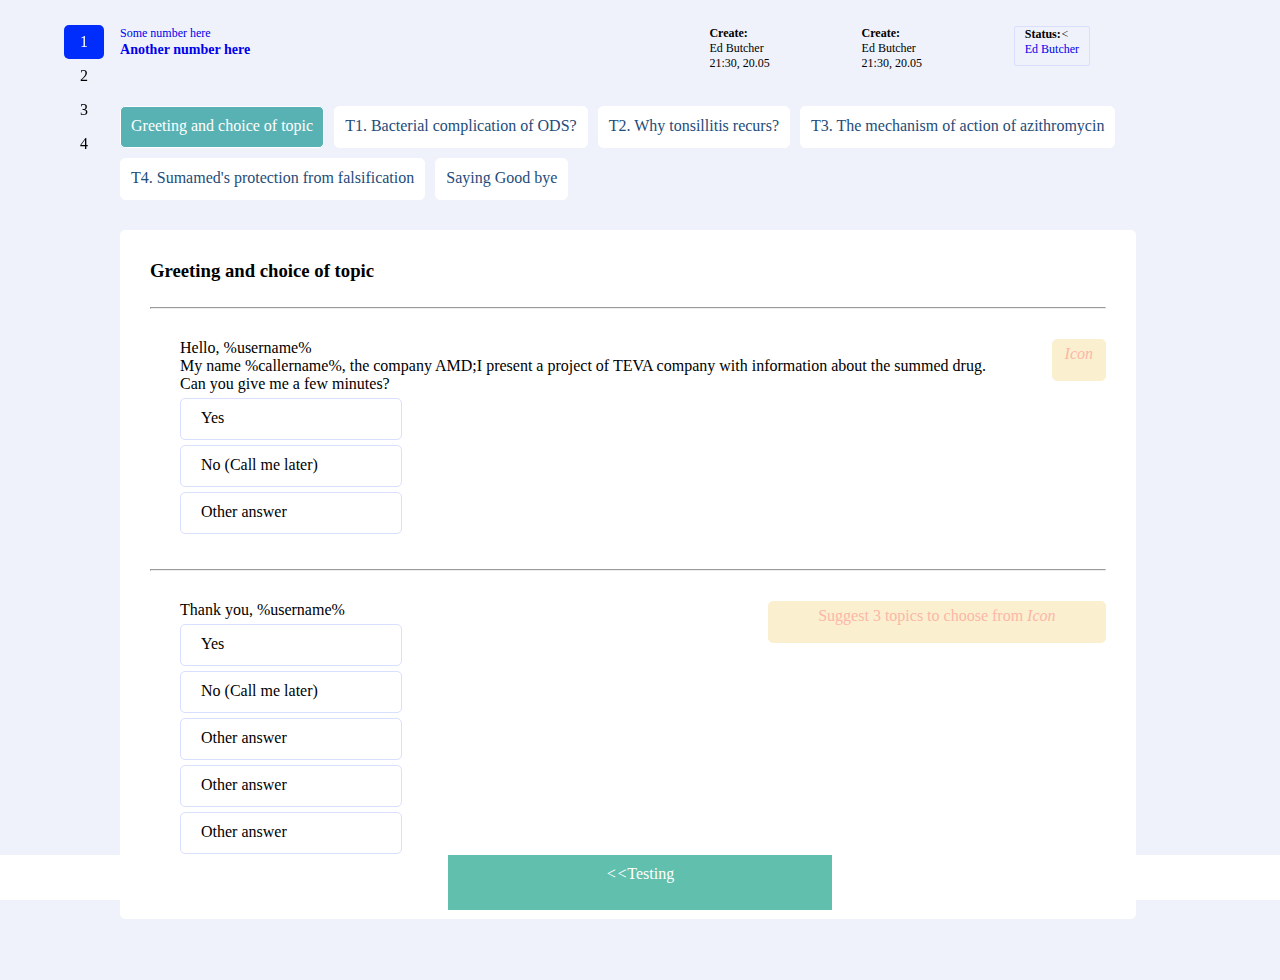
<file: task/index.html>
<!DOCTYPE html>
<html lang="en">
<head>
    <meta charset="UTF-8">
    <title>Title</title>
    <link rel="stylesheet" href="index.css">
</head>
<body>

    <ul class="sidenav">
        <li><a class="active" href="#">1</a></li>
        <li><a href="#">2</a></li>
        <li><a href="#">3</a></li>
        <li><a href="#">4</a></li>
    </ul>






    <div class="content">
        <div class="header">
            <div class="header__leftside">
                <a href="#">Some number here</a>
                <a href="#"><h3>Another number here</h3></a>
            </div>
            <div class="header__rightside">
                <div class="header__rightside-item">
                    <p><strong>Create:</strong><br>
                        Ed Butcher<br>
                        21:30, 20.05
                    </p>
                </div>
                <div class="header__rightside-item">
                    <p><strong>Create:</strong><br>
                        Ed Butcher<br>
                        21:30, 20.05
                    </p>
                </div>
                <div class="header__rightside-option">
                    <p><strong>Status:</strong><i><</i><br>
                        <a href="#">Ed Butcher</a>
                    </p>
                </div>
            </div>
        </div>
        <div class="container">
            <div class="container__header">
                <div class="container__header-item home">
                    <a href="#">Greeting and choice of topic</a>
                </div>
                <div class="container__header-item">
                    <a href="#">T1. Bacterial complication of ODS?</a>
                </div>
                <div class="container__header-item">
                    <a href="#">T2. Why tonsillitis recurs?</a>
                </div>
                <div class="container__header-item">
                    <a href="#">T3. The mechanism of action of azithromycin</a>
                </div>
                <div class="container__header-item">
                    <a href="#">T4. Sumamed's protection from falsification</a>
                </div>
                <div class="container__header-item">
                    <a href="#">Saying Good bye</a>
                </div>
            </div>





            <div class="container__body">
                <div class="container__body-item-header">
                    <h3>Greeting and choice of topic</h3>
                </div>
                <hr>
                <div class="container__body-item">
                    <div class="item-content">
                        <div>
                            Hello, %username%<br>
                            My name %callername%, the company AMD;I present a project of TEVA company with information about the summed drug.<br>
                            Can you give me a few minutes?
                        </div>
                        <div class="link-main">Yes</div>
                        <div class="link-main">No (Call me later)</div>
                        <div class="link-main">Other answer</div>
                    </div>
                    <div class="item-side">
                        <div class="link-side">
                            <i>Icon</i>
                        </div>
                    </div>



                </div>

                <hr>
                <div class="container__body-item">
                    <div  class="item-content">
                        <div>
                            Thank you, %username%
                        </div>
                        <div class="link-main">Yes</div>
                        <div class="link-main">No (Call me later)</div>
                        <div class="link-main">Other answer</div>
                        <div class="link-main">Other answer</div>
                        <div class="link-main">Other answer</div>
                    </div>
                    <div class="item-side">
                        <div class="link-side">
                            Suggest 3 topics to choose from <i>Icon</i>
                        </div>
                    </div>

                </div>
            </div>





        </div>
    </div>
    <div class="footer">
        <p><i><<</i>Testing</p>
    </div>

</body>
</html>
</file>
<file: task/index.css>
body {
    background-color: #EFF2FA;
    margin: 25px 10% 0 5%;
}
a:link {
    text-decoration: none;
}
a:hover {
    color: #61BFAD;
}
h3 {
    margin: 0;
}
.header {
    height: 40px;
    display: flex;
    align-items: stretch;
}
.header__leftside {
    flex-grow: 6;
    justify-content: left;
    align-items: left;
    font-size: 12px;
}
.header__rightside {
    flex-grow: 4;
    display: flex;
    justify-content: space-around;
    align-items: right;
    font-size: 12px;
}
.header__rightside-item{
    margin: 0;
    padding: 0;
}
.header__rightside-option {
    border: #D9E0FF solid 1px;
    border-radius: 2px;
    margin: 0;
    padding: 0 10px 10px 10px;
}
.header__rightside-item p {
    margin: 0;
}
.header__rightside-option p {
    margin: 0;
}
.container {
    margin: 30px 0 30px 0;
}
div.container__header {
    display: flex;
    flex-wrap: wrap;
}
.container__header-item {
    border-radius: 5px;
    border: solid 1px #FFFFFF;
    height: 20px;
    margin: 10px 10px 0 0;
    padding: 10px;
    background-color: #FFFFFF;
    transition: background-color 1s;
}
.container__header-item:hover {
    background-color: #58B2B4;
}
.container__header-item a {
    color: #1E4C79;
}
.container__header-item.home {
    background-color: #58B2B4;
}
.container__header-item.home a{
    background-color: #58B2B4;
    color: #FFFFFF;
}
div.container__body {
    background-color: #FFFFFF;
    height: 100%;
    border-radius: 5px;
    margin: 30px 0 60px 0;
    padding: 30px;
}
.item-content {
    flex-grow: 8;
}
.item-side {
    flex-grow: 2;
    flex-shrink: 0
}
.link-side {
    border-radius: 5px;
    border: solid 1px #FAF0CF;
    margin-left: 10px;
    height: 30px;
    padding: 5px;
    text-align: center;
    background-color: #FAF0CF;
    color: #FDB6A8;
    transition: background-color 1s;
}
.link-side:hover {
    background-color: #58B2B4;
    cursor: pointer;
}

.link-main {
    border-radius: 5px;
    border: #D9E0FF solid 1px;
    height: 20px;
    width: 180px;
    padding: 10px 20px 10px 20px;
    margin: 5px 0;
    transition: background-color .5s;
}
.link-main:hover {
    background-color: #D9E0FF;
    cursor: pointer;
}








.container__body-item {
    display: flex;
    margin: 30px 0 30px 30px;
}
.container__body-item-header {
    margin-bottom: 25px;
}




ul.sidenav {
    list-style-type: none;
    margin: 0;
    padding: 0;
    width: 40px;
    position: fixed;
    height: 100%;
    overflow: auto;
}
ul.sidenav li a {
    display: block;
    color: #000;
    padding: 8px 16px;
    text-decoration: none;
    border-radius: 5px;
}

ul.sidenav li a.active {
    background-color: #002CFC;
    color: white;
}

ul.sidenav li a:hover:not(.active) {
    background-color: #555;
    color: white;
}





div.content {
    margin-left: 40px;
    padding: 1px 16px;
}
div.footer {
    position: fixed;
    left: 0;
    bottom: 0;
    width: 100%;
    height: 45px;
    background-color: #FFFFFF;
    color: white;
    display: flex;
    justify-content: center;

}
div.footer p {
    margin: 0;
    padding-top: 10px;
    height: 100%;
    width: 30%;
    background-color: #61BFAD;
    text-align: center;
}
</file>
